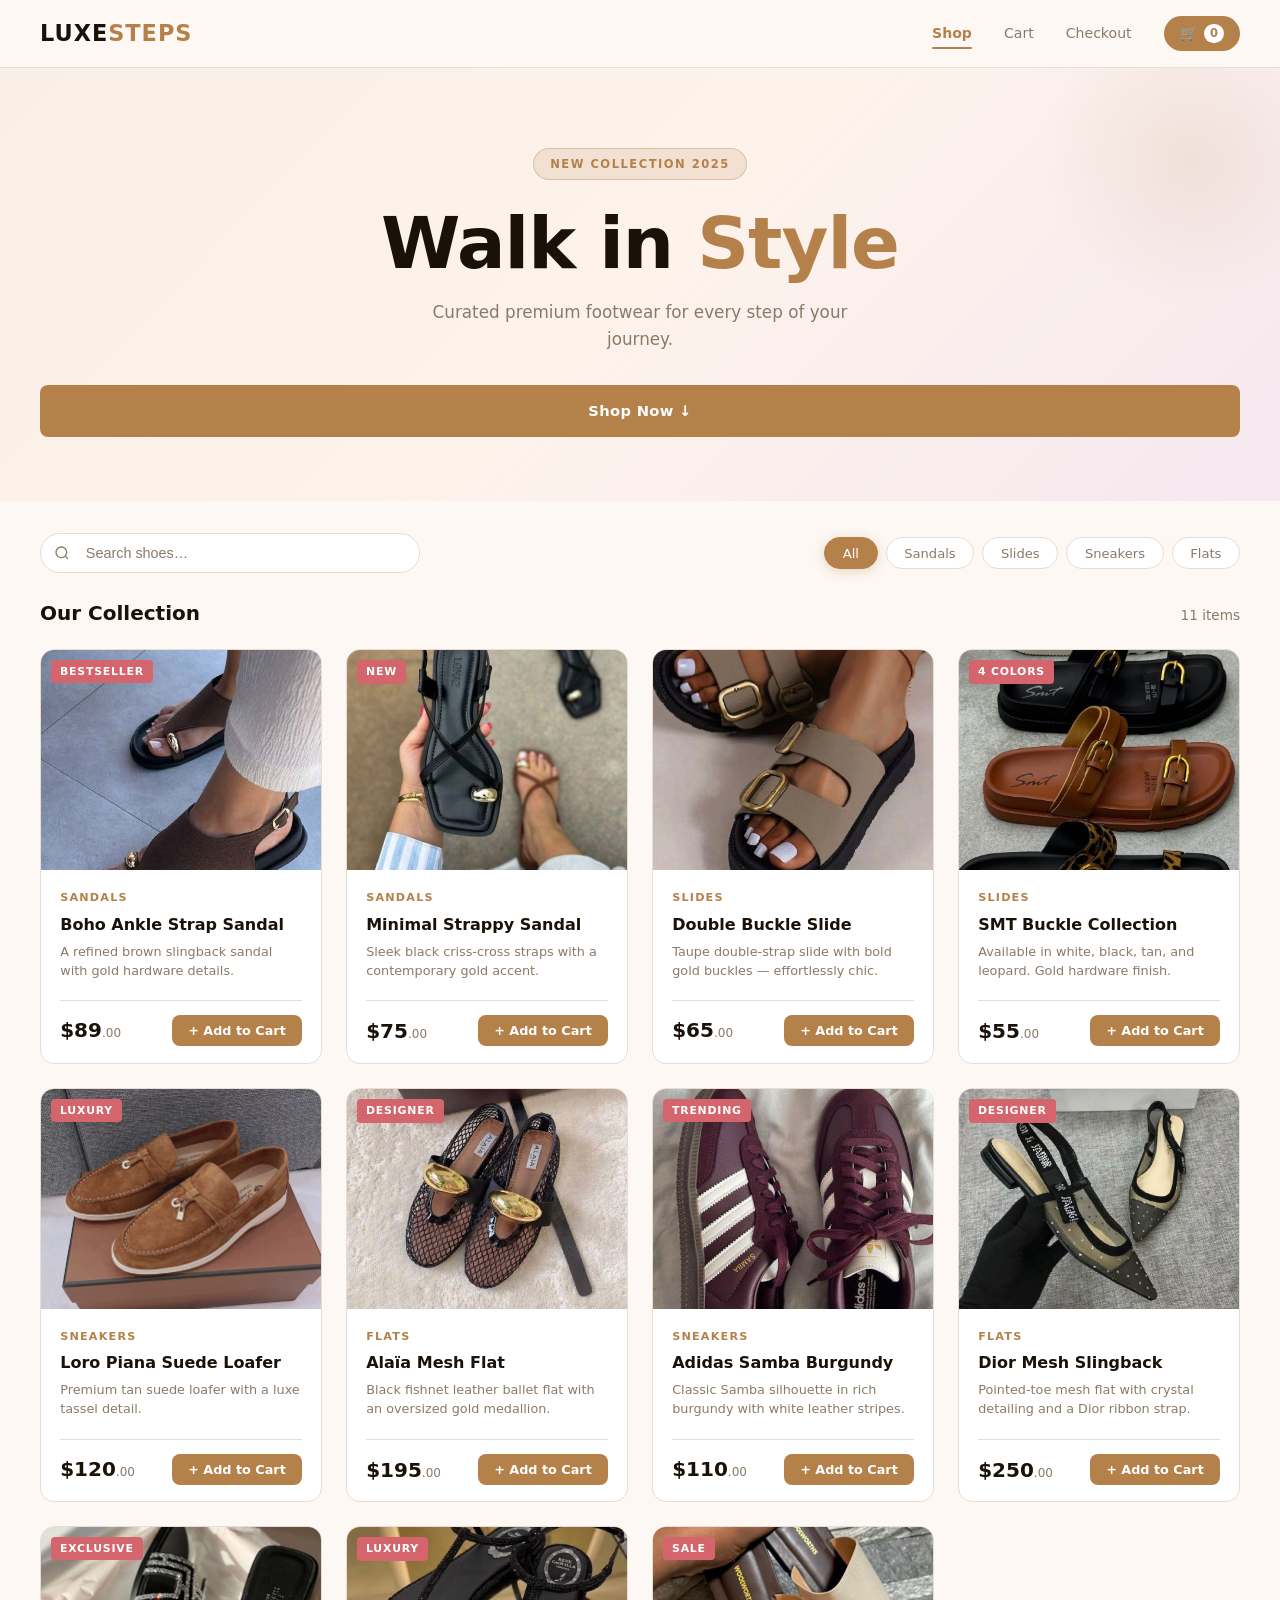
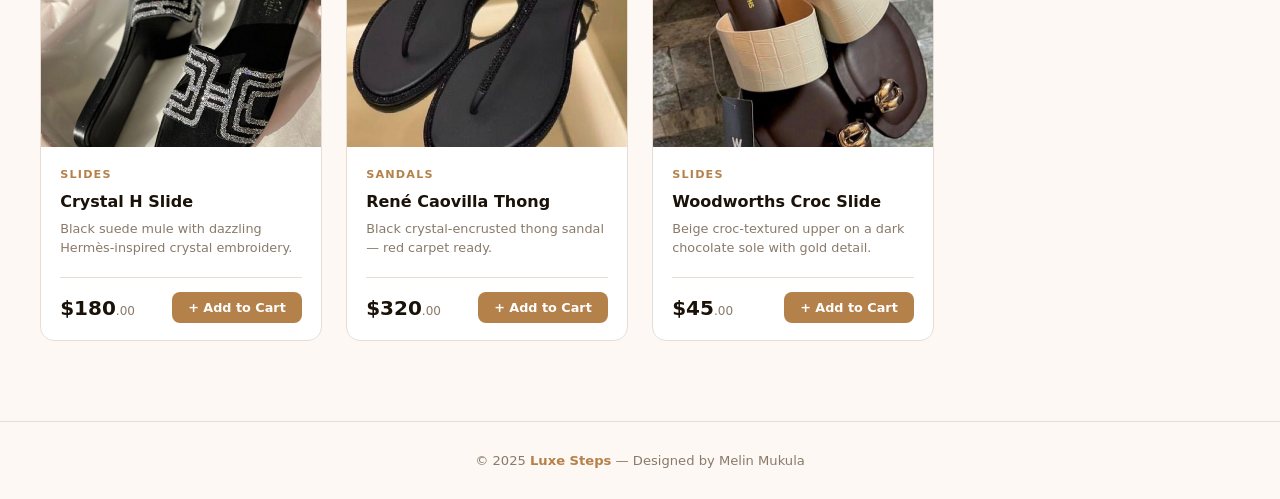
<file: index.html>
<!DOCTYPE html>
<html lang="en">
<head>
  <meta charset="UTF-8" />
  <meta name="viewport" content="width=device-width, initial-scale=1.0" />
  <title>Luxe Steps — Premium Footwear</title>
  <link rel="stylesheet" href="css/style.css" />
</head>
<body>

  <!-- ===== NAVBAR ===== -->
  <nav class="navbar">
    <a href="index.html" class="nav-logo">LUXE<span>STEPS</span></a>
    <div class="nav-links">
      <a href="index.html" class="active">Shop</a>
      <a href="cart.html">Cart</a>
      <a href="checkout.html">Checkout</a>
      <a href="cart.html" class="cart-pill" id="cart-pill">
        🛒 <span id="cart-count">0</span>
      </a>
    </div>
  </nav>

  <!-- ===== HERO ===== -->
  <section class="hero">
    <div class="hero-inner">
      <span class="hero-badge">New Collection 2025</span>
      <h1>Walk in <span>Style</span></h1>
      <p>Curated premium footwear for every step of your journey.</p>
      <a href="#products" class="btn-primary hero-cta">Shop Now &darr;</a>
    </div>
  </section>

  <!-- ===== CONTROLS: Search + Filter ===== -->
  <section class="controls" id="products">

    <!-- Search Bar -->
    <div class="search-wrapper">
      <svg width="16" height="16" viewBox="0 0 24 24" fill="none" stroke="currentColor" stroke-width="2">
        <circle cx="11" cy="11" r="8"/><line x1="21" y1="21" x2="16.65" y2="16.65"/>
      </svg>
      <input
        type="text"
        id="search-input"
        placeholder="Search shoes…"
        autocomplete="off"
      />
    </div>

    <!-- Category Filter Tabs -->
    <div class="filter-tabs">
      <button class="filter-btn active" data-category="all">All</button>
      <button class="filter-btn" data-category="Sandals">Sandals</button>
      <button class="filter-btn" data-category="Slides">Slides</button>
      <button class="filter-btn" data-category="Sneakers">Sneakers</button>
      <button class="filter-btn" data-category="Flats">Flats</button>
    </div>

  </section>

  <!-- ===== PRODUCT GRID ===== -->
  <section class="section-header">
    <h2>Our Collection</h2>
    <span id="product-count"></span>
  </section>

  <div id="product-grid"></div>

  <!-- ===== FOOTER ===== -->
  <footer>
    <p>&copy; 2025 <span>Luxe Steps</span> &mdash; Designed by Melin Mukula</p>
  </footer>

  <!-- ===== TOAST CONTAINER ===== -->
  <div class="toast-container" id="toast-container"></div>

  <script src="js/script.js"></script>
</body>
</html>
</file>
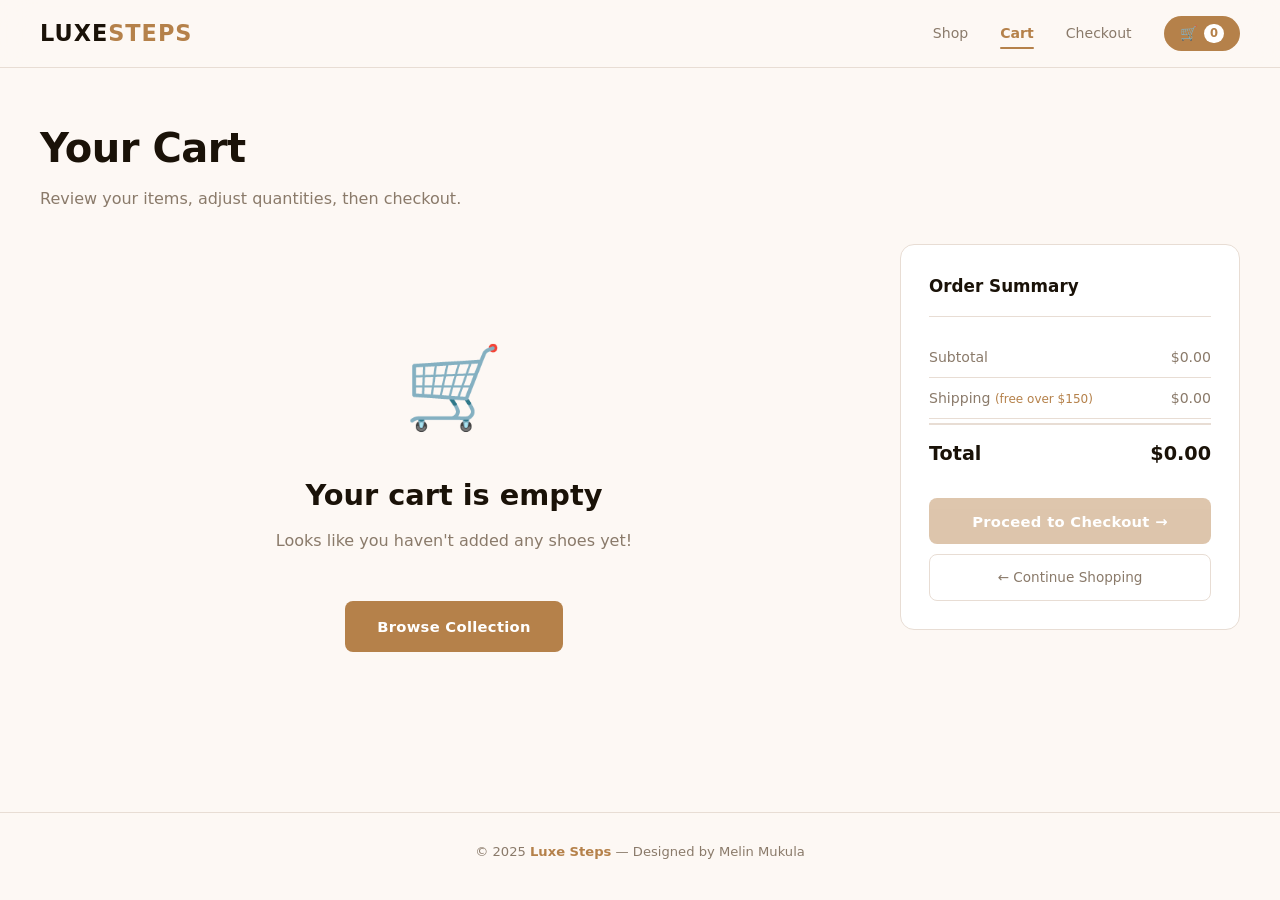
<file: cart.html>
<!DOCTYPE html>
<html lang="en">
<head>
  <meta charset="UTF-8" />
  <meta name="viewport" content="width=device-width, initial-scale=1.0" />
  <title>Your Cart — Luxe Steps</title>
  <link rel="stylesheet" href="css/style.css" />
</head>
<body>

  <!-- ===== NAVBAR ===== -->
  <nav class="navbar">
    <a href="index.html" class="nav-logo">LUXE<span>STEPS</span></a>
    <div class="nav-links">
      <a href="index.html">Shop</a>
      <a href="cart.html" class="active">Cart</a>
      <a href="checkout.html">Checkout</a>
      <a href="cart.html" class="cart-pill" id="cart-pill">
        🛒 <span id="cart-count">0</span>
      </a>
    </div>
  </nav>

  <!-- ===== PAGE HEADER ===== -->
  <div class="page-header">
    <h1>Your Cart</h1>
    <p>Review your items, adjust quantities, then checkout.</p>
  </div>

  <!-- ===== CART LAYOUT ===== -->
  <div class="cart-layout">

    <!-- Cart items — filled dynamically by JavaScript -->
    <div id="cart-items" class="cart-items-container" aria-live="polite"></div>

    <!-- Order Summary Panel -->
    <aside class="order-summary">
      <h3>Order Summary</h3>
      <div class="summary-row">
        <span>Subtotal</span>
        <span id="summary-subtotal">$0.00</span>
      </div>
      <div class="summary-row">
        <span>Shipping <small>(free over $150)</small></span>
        <span id="summary-shipping">$0.00</span>
      </div>
      <div class="summary-row total-row">
        <span>Total</span>
        <span id="summary-total">$0.00</span>
      </div>
      <button id="checkout-btn" class="btn-primary" disabled
        onclick="window.location.href='checkout.html'">
        Proceed to Checkout &rarr;
      </button>
      <a href="index.html" class="btn-secondary">&larr; Continue Shopping</a>
    </aside>

  </div>

  <!-- ===== FOOTER ===== -->
  <footer>
    <p>&copy; 2025 <span>Luxe Steps</span> &mdash; Designed by Melin Mukula</p>
  </footer>

  <!-- ===== TOAST CONTAINER ===== -->
  <div class="toast-container" id="toast-container"></div>

  <script src="js/script.js"></script>
</body>
</html>
</file>
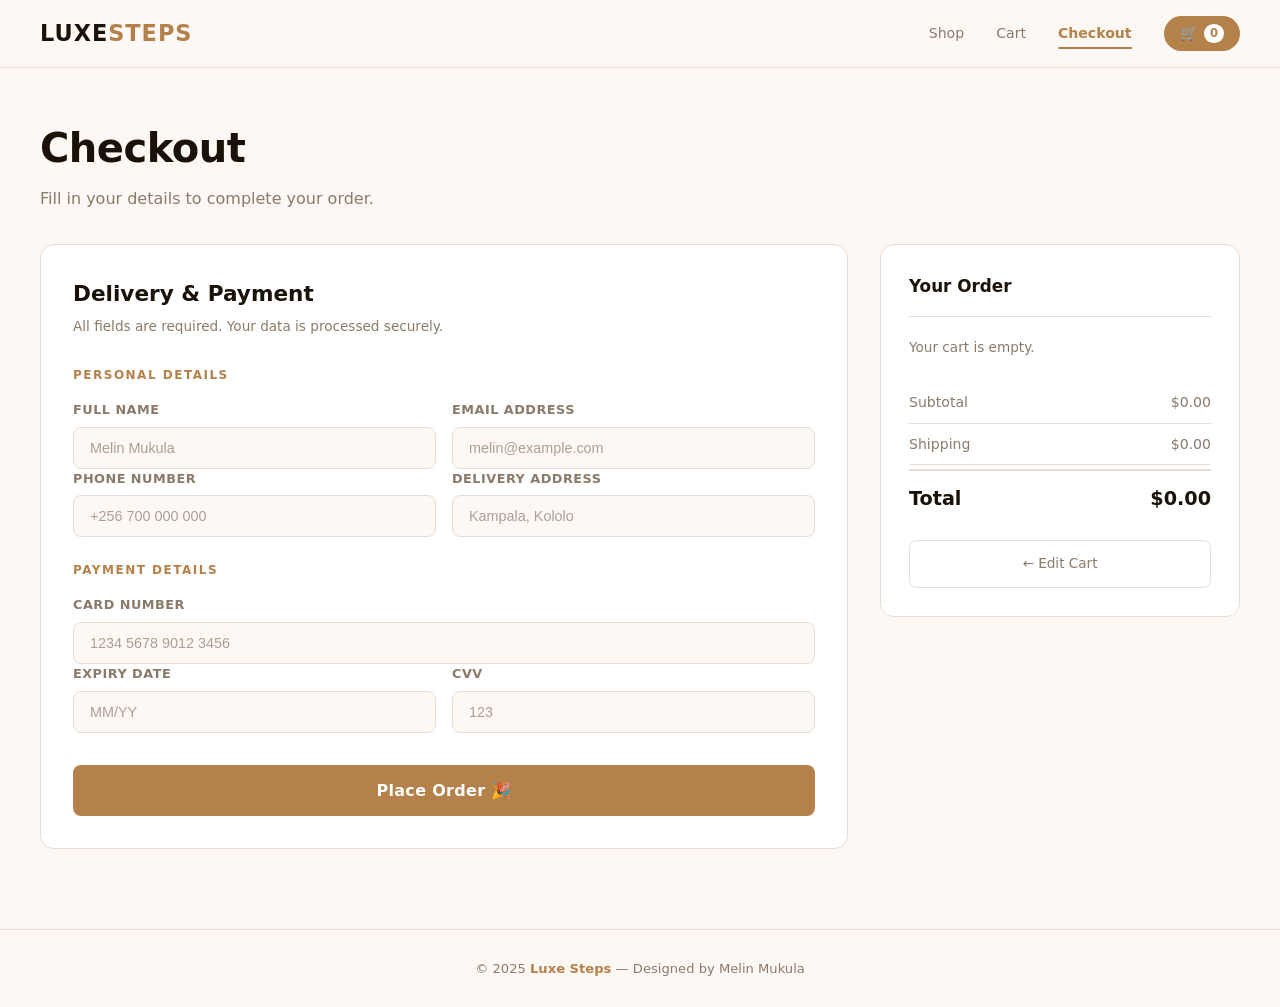
<file: checkout.html>
<!DOCTYPE html>
<html lang="en">
<head>
  <meta charset="UTF-8" />
  <meta name="viewport" content="width=device-width, initial-scale=1.0" />
  <title>Checkout — Luxe Steps</title>
  <link rel="stylesheet" href="css/style.css" />
</head>
<body>

  <!-- ===== NAVBAR ===== -->
  <nav class="navbar">
    <a href="index.html" class="nav-logo">LUXE<span>STEPS</span></a>
    <div class="nav-links">
      <a href="index.html">Shop</a>
      <a href="cart.html">Cart</a>
      <a href="checkout.html" class="active">Checkout</a>
      <a href="cart.html" class="cart-pill" id="cart-pill">
        🛒 <span id="cart-count">0</span>
      </a>
    </div>
  </nav>

  <!-- ===== PAGE HEADER ===== -->
  <div class="page-header">
    <h1>Checkout</h1>
    <p>Fill in your details to complete your order.</p>
  </div>

  <!-- ===== CHECKOUT LAYOUT ===== -->
  <div class="checkout-layout">

    <!-- ===== FORM ===== -->
    <div class="checkout-form-card">
      <h2>Delivery &amp; Payment</h2>
      <p class="form-subtitle">All fields are required. Your data is processed securely.</p>

      <form id="checkout-form" novalidate>

        <!-- PERSONAL DETAILS -->
        <p class="form-section-title">Personal Details</p>

        <div class="form-row">
          <div class="form-group" id="group-name">
            <label for="name">Full Name</label>
            <input type="text" id="name" placeholder="Melin Mukula" autocomplete="name" />
            <span class="error-msg">Please enter your full name (min 3 characters).</span>
          </div>
          <div class="form-group" id="group-email">
            <label for="email">Email Address</label>
            <input type="email" id="email" placeholder="melin@example.com" autocomplete="email" />
            <span class="error-msg">Please enter a valid email address.</span>
          </div>
        </div>

        <div class="form-row">
          <div class="form-group" id="group-phone">
            <label for="phone">Phone Number</label>
            <input type="tel" id="phone" placeholder="+256 700 000 000" autocomplete="tel" />
            <span class="error-msg">Please enter a valid phone number (7–15 digits).</span>
          </div>
          <div class="form-group" id="group-address">
            <label for="address">Delivery Address</label>
            <input type="text" id="address" placeholder="Kampala, Kololo" autocomplete="street-address" />
            <span class="error-msg">Please enter your delivery address (min 5 characters).</span>
          </div>
        </div>

        <!-- PAYMENT DETAILS -->
        <p class="form-section-title">Payment Details</p>

        <div class="form-group" id="group-card">
          <label for="card-number">Card Number</label>
          <input type="text" id="card-number" placeholder="1234 5678 9012 3456" maxlength="19" autocomplete="cc-number" />
          <span class="error-msg">Please enter a valid 16-digit card number.</span>
        </div>

        <div class="form-row">
          <div class="form-group" id="group-expiry">
            <label for="expiry">Expiry Date</label>
            <input type="text" id="expiry" placeholder="MM/YY" maxlength="5" autocomplete="cc-exp" />
            <span class="error-msg">Please enter a valid expiry date (MM/YY).</span>
          </div>
          <div class="form-group" id="group-cvv">
            <label for="cvv">CVV</label>
            <input type="text" id="cvv" placeholder="123" maxlength="4" autocomplete="cc-csc" />
            <span class="error-msg">Please enter a valid CVV (3–4 digits).</span>
          </div>
        </div>

        <button type="submit" class="btn-primary submit-btn">
          Place Order 🎉
        </button>

      </form>
    </div>

    <!-- ===== ORDER SUMMARY ===== -->
    <aside class="order-summary">
      <h3>Your Order</h3>
      <!-- Populated dynamically by JavaScript -->
      <div id="checkout-items" class="checkout-items-list" aria-live="polite"></div>
      <div class="summary-row">
        <span>Subtotal</span>
        <span id="checkout-subtotal">$0.00</span>
      </div>
      <div class="summary-row">
        <span>Shipping</span>
        <span id="checkout-shipping">$0.00</span>
      </div>
      <div class="summary-row total-row">
        <span>Total</span>
        <span id="checkout-total">$0.00</span>
      </div>
      <a href="cart.html" class="btn-secondary" style="margin-top:1rem">&larr; Edit Cart</a>
    </aside>

  </div>

  <!-- ===== SUCCESS OVERLAY ===== -->
  <div id="success-overlay" class="success-overlay" style="display:none"
       role="dialog" aria-modal="true">
    <div class="success-icon">🎊</div>
    <h2>Order Confirmed!</h2>
    <p>Thank you! Your shoes are on their way. We'll send a confirmation to your email.</p>
    <button id="continue-btn" class="btn-primary" style="width:auto;padding:.85rem 2.5rem">
      Continue Shopping
    </button>
  </div>

  <!-- ===== FOOTER ===== -->
  <footer>
    <p>&copy; 2025 <span>Luxe Steps</span> &mdash; Designed by Melin Mukula</p>
  </footer>

  <!-- ===== TOAST CONTAINER ===== -->
  <div class="toast-container" id="toast-container"></div>

  <script src="js/script.js"></script>
</body>
</html>
</file>
<file: css/style.css>
/* ============================================================
   LUXE STEPS — Style Sheet
   ============================================================ */

/* ---------- Design Tokens ---------- */
:root {
  --bg:         #fdf8f4;          /* warm cream */
  --surface:    #ffffff;
  --surface2:   #f5ede4;          /* blush tint */
  --border:     #e8ddd4;
  --accent:     #b5814a;          /* rose-gold / caramel */
  --accent-dk:  #8c5e2e;
  --accent-lt:  rgba(181, 129, 74, 0.15);
  --pink:       #d4656d;          /* dusty rose */
  --text:       #1a1208;          /* near-black, warm */
  --text-muted: #8a7a6a;
  --success:    #3a9e6e;
  --danger:     #c0392b;
  --warning:    #e67e22;
  --radius:     14px;
  --radius-sm:  8px;
  --shadow:     0 4px 20px rgba(0,0,0,0.08);
  --shadow-lg:  0 8px 40px rgba(0,0,0,0.12);
  --transition: 0.22s cubic-bezier(0.4, 0, 0.2, 1);
}

/* ---------- Reset ---------- */
*, *::before, *::after { box-sizing: border-box; margin: 0; padding: 0; }
html { scroll-behavior: smooth; }
body {
  background: var(--bg);
  color: var(--text);
  font-family: 'Segoe UI', system-ui, -apple-system, sans-serif;
  font-size: 16px;
  line-height: 1.6;
  min-height: 100vh;
}
a { text-decoration: none; color: inherit; }
button { cursor: pointer; font-family: inherit; }
img { max-width: 100%; display: block; object-fit: cover; }
ul { list-style: none; }

/* ---------- Scrollbar ---------- */
::-webkit-scrollbar { width: 6px; }
::-webkit-scrollbar-track { background: var(--bg); }
::-webkit-scrollbar-thumb { background: var(--accent); border-radius: 99px; }

/* ============================================================
   NAVBAR
   ============================================================ */
.navbar {
  position: sticky;
  top: 0;
  z-index: 200;
  display: flex;
  align-items: center;
  justify-content: space-between;
  padding: 0 2.5rem;
  height: 68px;
  background: rgba(253, 248, 244, 0.92);
  backdrop-filter: blur(16px);
  border-bottom: 1px solid var(--border);
}

.nav-logo {
  font-size: 1.4rem;
  font-weight: 800;
  letter-spacing: 1px;
  color: var(--text);
}
.nav-logo span { color: var(--accent); }

.nav-links {
  display: flex;
  gap: 2rem;
  align-items: center;
}
.nav-links a {
  font-size: 0.88rem;
  font-weight: 500;
  color: var(--text-muted);
  transition: color var(--transition);
  position: relative;
}
.nav-links a:hover { color: var(--text); }
.nav-links a.active { color: var(--accent); font-weight: 600; }
.nav-links a.active::after {
  content: '';
  position: absolute;
  bottom: -4px;
  left: 0; right: 0;
  height: 2px;
  background: var(--accent);
  border-radius: 2px;
}

.cart-pill {
  display: flex;
  align-items: center;
  gap: 0.4rem;
  background: var(--accent);
  color: #fff !important;
  padding: 0.4rem 1rem;
  border-radius: 99px;
  font-size: 0.82rem;
  font-weight: 600;
  transition: background var(--transition), transform var(--transition);
}
.cart-pill:hover { background: var(--accent-dk); transform: scale(1.04); }
.cart-pill::after { display: none !important; }

#cart-count {
  background: #fff;
  color: var(--accent);
  border-radius: 99px;
  padding: 0 6px;
  font-size: 0.72rem;
  font-weight: 700;
  min-width: 18px;
  text-align: center;
}

/* ============================================================
   HERO
   ============================================================ */
.hero {
  background: linear-gradient(135deg, #f9efe6 0%, #fdf3eb 50%, #f5e8f0 100%);
  padding: 5rem 2.5rem 4rem;
  text-align: center;
  position: relative;
  overflow: hidden;
}
.hero::before {
  content: '';
  position: absolute;
  top: -60px; right: -60px;
  width: 300px; height: 300px;
  background: radial-gradient(circle, rgba(181,129,74,0.12) 0%, transparent 70%);
  border-radius: 50%;
}
.hero-inner { position: relative; z-index: 1; }

.hero-badge {
  display: inline-block;
  background: var(--accent-lt);
  border: 1px solid rgba(181,129,74,0.35);
  color: var(--accent);
  font-size: 0.72rem;
  font-weight: 700;
  letter-spacing: 1.5px;
  text-transform: uppercase;
  padding: 0.35rem 1rem;
  border-radius: 99px;
  margin-bottom: 1.5rem;
}

.hero h1 {
  font-size: clamp(2.5rem, 6vw, 4.5rem);
  font-weight: 800;
  line-height: 1.1;
  letter-spacing: -1px;
  margin-bottom: 1rem;
  color: var(--text);
}
.hero h1 span { color: var(--accent); }

.hero p {
  color: var(--text-muted);
  font-size: 1.05rem;
  max-width: 480px;
  margin: 0 auto 2rem;
}

.hero-cta {
  display: inline-flex;
  align-items: center;
  gap: 0.5rem;
  width: auto;
  padding: 0.85rem 2.2rem;
  font-size: 0.95rem;
}

/* ============================================================
   CONTROLS — Search & Filter
   ============================================================ */
.controls {
  display: flex;
  align-items: center;
  justify-content: space-between;
  gap: 1rem;
  padding: 2rem 2.5rem 1.5rem;
  flex-wrap: wrap;
}

.search-wrapper {
  position: relative;
  flex: 1;
  min-width: 220px;
  max-width: 380px;
}
.search-wrapper svg {
  position: absolute;
  left: 14px;
  top: 50%;
  transform: translateY(-50%);
  color: var(--text-muted);
  pointer-events: none;
}
#search-input {
  width: 100%;
  background: var(--surface);
  border: 1px solid var(--border);
  color: var(--text);
  padding: 0.7rem 1rem 0.7rem 2.8rem;
  border-radius: 99px;
  font-size: 0.9rem;
  outline: none;
  transition: border-color var(--transition), box-shadow var(--transition);
}
#search-input::placeholder { color: var(--text-muted); }
#search-input:focus {
  border-color: var(--accent);
  box-shadow: 0 0 0 3px var(--accent-lt);
}

.filter-tabs { display: flex; gap: 0.5rem; flex-wrap: wrap; }
.filter-btn {
  background: var(--surface);
  border: 1px solid var(--border);
  color: var(--text-muted);
  padding: 0.45rem 1.1rem;
  border-radius: 99px;
  font-size: 0.82rem;
  font-weight: 500;
  transition: all var(--transition);
}
.filter-btn:hover { border-color: var(--accent); color: var(--accent); }
.filter-btn.active {
  background: var(--accent);
  border-color: var(--accent);
  color: #fff;
  box-shadow: 0 2px 12px rgba(181,129,74,0.3);
}

/* ============================================================
   PRODUCT GRID
   ============================================================ */
.section-header {
  display: flex;
  align-items: baseline;
  justify-content: space-between;
  padding: 0 2.5rem 1.25rem;
}
.section-header h2 {
  font-size: 1.25rem;
  font-weight: 700;
  color: var(--text);
}
#product-count {
  color: var(--text-muted);
  font-size: 0.85rem;
}

#product-grid {
  display: grid;
  grid-template-columns: repeat(auto-fill, minmax(265px, 1fr));
  gap: 1.5rem;
  padding: 0 2.5rem 5rem;
}

/* Product Card */
.product-card {
  background: var(--surface);
  border: 1px solid var(--border);
  border-radius: var(--radius);
  overflow: hidden;
  display: flex;
  flex-direction: column;
  transition: transform var(--transition), box-shadow var(--transition), border-color var(--transition);
  animation: fadeUp 0.35s ease both;
}
.product-card:hover {
  transform: translateY(-6px);
  box-shadow: var(--shadow-lg);
  border-color: var(--accent);
}
@keyframes fadeUp {
  from { opacity: 0; transform: translateY(20px); }
  to   { opacity: 1; transform: translateY(0);    }
}

.product-img-wrap {
  position: relative;
  height: 220px;
  overflow: hidden;
  background: var(--surface2);
}
.product-img-wrap img {
  width: 100%;
  height: 100%;
  object-fit: cover;
  transition: transform 0.5s ease;
}
.product-card:hover .product-img-wrap img { transform: scale(1.06); }

.product-badge {
  position: absolute;
  top: 10px;
  left: 10px;
  background: var(--pink);
  color: #fff;
  font-size: 0.68rem;
  font-weight: 700;
  letter-spacing: 0.8px;
  text-transform: uppercase;
  padding: 3px 9px;
  border-radius: 4px;
}

.product-info {
  padding: 1.2rem 1.2rem 1rem;
  flex: 1;
  display: flex;
  flex-direction: column;
  gap: 0.4rem;
}
.product-category {
  font-size: 0.7rem;
  font-weight: 600;
  letter-spacing: 1.2px;
  text-transform: uppercase;
  color: var(--accent);
}
.product-name {
  font-size: 1rem;
  font-weight: 700;
  line-height: 1.35;
  color: var(--text);
}
.product-desc {
  font-size: 0.8rem;
  color: var(--text-muted);
  line-height: 1.5;
  flex: 1;
}

.product-footer {
  display: flex;
  align-items: center;
  justify-content: space-between;
  margin-top: 0.85rem;
  padding-top: 0.85rem;
  border-top: 1px solid var(--border);
}
.product-price {
  font-size: 1.25rem;
  font-weight: 800;
  color: var(--text);
}
.product-price small {
  font-size: 0.75rem;
  color: var(--text-muted);
  font-weight: 400;
}

.btn-add {
  background: var(--accent);
  color: #fff;
  border: none;
  padding: 0.5rem 1rem;
  border-radius: var(--radius-sm);
  font-size: 0.8rem;
  font-weight: 600;
  display: flex;
  align-items: center;
  gap: 0.35rem;
  transition: all var(--transition);
}
.btn-add:hover  { background: var(--accent-dk); transform: scale(1.04); }
.btn-add.added  { background: var(--success); }

/* No results */
.no-results {
  grid-column: 1 / -1;
  text-align: center;
  padding: 5rem 2rem;
  color: var(--text-muted);
}
.no-results h3 { font-size: 1.4rem; font-weight: 700; color: var(--text); margin-bottom: 0.5rem; }

/* ============================================================
   PAGE HEADER (cart & checkout pages)
   ============================================================ */
.page-header {
  padding: 3rem 2.5rem 2rem;
}
.page-header h1 {
  font-size: clamp(1.8rem, 4vw, 2.5rem);
  font-weight: 800;
  letter-spacing: -0.5px;
}
.page-header p { color: var(--text-muted); margin-top: 0.4rem; }

/* ============================================================
   CART PAGE
   ============================================================ */
.cart-layout {
  display: grid;
  grid-template-columns: 1fr 340px;
  gap: 2rem;
  padding: 0 2.5rem 5rem;
  align-items: start;
}
@media (max-width: 880px) { .cart-layout { grid-template-columns: 1fr; } }

.cart-items-container { display: flex; flex-direction: column; gap: 1rem; }

/* Cart Item Row */
.cart-item {
  background: var(--surface);
  border: 1px solid var(--border);
  border-radius: var(--radius);
  padding: 1.1rem 1.25rem;
  display: flex;
  align-items: center;
  gap: 1.1rem;
  animation: fadeUp 0.3s ease both;
  transition: border-color var(--transition);
}
.cart-item:hover { border-color: var(--accent); }

.cart-item-img {
  width: 80px;
  height: 80px;
  object-fit: cover;
  border-radius: var(--radius-sm);
  flex-shrink: 0;
  border: 1px solid var(--border);
}

.cart-item-info { flex: 1; }
.cart-item-cat {
  font-size: 0.68rem;
  font-weight: 600;
  letter-spacing: 1px;
  text-transform: uppercase;
  color: var(--accent);
}
.cart-item-name { font-size: 0.95rem; font-weight: 700; margin-top: 2px; }
.cart-item-unit { color: var(--text-muted); font-size: 0.8rem; margin-top: 2px; }

/* Quantity Controls */
.qty-controls {
  display: flex;
  align-items: center;
  gap: 0.45rem;
  background: var(--surface2);
  border: 1px solid var(--border);
  border-radius: 99px;
  padding: 4px 6px;
}
.qty-btn {
  width: 28px; height: 28px;
  border-radius: 50%;
  border: none;
  background: var(--surface);
  color: var(--text);
  font-size: 1rem;
  font-weight: 700;
  display: flex; align-items: center; justify-content: center;
  transition: all var(--transition);
}
.qty-btn:hover { background: var(--accent); color: #fff; }
.qty-num { min-width: 24px; text-align: center; font-weight: 600; font-size: 0.88rem; }

.cart-item-subtotal {
  font-size: 1.05rem;
  font-weight: 800;
  min-width: 75px;
  text-align: right;
  color: var(--text);
}

.btn-remove {
  background: none;
  border: 1px solid var(--border);
  color: var(--text-muted);
  width: 32px; height: 32px;
  border-radius: 50%;
  font-size: 1rem;
  display: flex; align-items: center; justify-content: center;
  transition: all var(--transition);
  flex-shrink: 0;
}
.btn-remove:hover { background: var(--danger); border-color: var(--danger); color: #fff; }

/* Empty cart state */
.empty-cart {
  text-align: center;
  padding: 5rem 2rem;
}
.empty-cart .big-icon { font-size: 5rem; margin-bottom: 1.25rem; }
.empty-cart h2 { font-size: 1.8rem; font-weight: 700; margin-bottom: 0.6rem; }
.empty-cart p { color: var(--text-muted); margin-bottom: 1.75rem; }

/* ============================================================
   ORDER SUMMARY PANEL
   ============================================================ */
.order-summary {
  background: var(--surface);
  border: 1px solid var(--border);
  border-radius: var(--radius);
  padding: 1.75rem;
  position: sticky;
  top: 84px;
}
.order-summary h3 {
  font-size: 1.05rem;
  font-weight: 700;
  margin-bottom: 1.25rem;
  padding-bottom: 1rem;
  border-bottom: 1px solid var(--border);
}

.summary-row {
  display: flex;
  justify-content: space-between;
  align-items: center;
  font-size: 0.88rem;
  padding: 0.55rem 0;
  color: var(--text-muted);
  border-bottom: 1px solid var(--border);
}
.summary-row small { color: var(--accent); font-size: 0.75rem; }
.summary-row:last-of-type { border-bottom: none; }
.summary-row.total-row {
  font-size: 1.2rem;
  font-weight: 800;
  color: var(--text);
  padding-top: 0.85rem;
  margin-top: 0.25rem;
  border-top: 2px solid var(--border);
  border-bottom: none;
}

/* ============================================================
   BUTTONS
   ============================================================ */
.btn-primary {
  display: flex;
  align-items: center;
  justify-content: center;
  gap: 0.5rem;
  width: 100%;
  background: var(--accent);
  color: #fff;
  border: none;
  padding: 0.9rem;
  border-radius: var(--radius-sm);
  font-size: 0.92rem;
  font-weight: 700;
  margin-top: 1.25rem;
  letter-spacing: 0.3px;
  transition: all var(--transition);
}
.btn-primary:hover { background: var(--accent-dk); transform: translateY(-2px); box-shadow: 0 4px 16px rgba(181,129,74,0.35); }
.btn-primary:disabled { opacity: 0.45; cursor: not-allowed; transform: none; box-shadow: none; }

.btn-secondary {
  display: flex;
  align-items: center;
  justify-content: center;
  width: 100%;
  background: none;
  color: var(--text-muted);
  border: 1px solid var(--border);
  padding: 0.75rem;
  border-radius: var(--radius-sm);
  font-size: 0.85rem;
  font-weight: 500;
  margin-top: 0.6rem;
  transition: all var(--transition);
  text-align: center;
}
.btn-secondary:hover { color: var(--text); border-color: var(--text-muted); }

/* ============================================================
   CHECKOUT PAGE
   ============================================================ */
.checkout-layout {
  display: grid;
  grid-template-columns: 1fr 360px;
  gap: 2rem;
  padding: 0 2.5rem 5rem;
  align-items: start;
}
@media (max-width: 900px) { .checkout-layout { grid-template-columns: 1fr; } }

.checkout-form-card {
  background: var(--surface);
  border: 1px solid var(--border);
  border-radius: var(--radius);
  padding: 2rem;
}
.checkout-form-card h2 { font-size: 1.35rem; font-weight: 700; margin-bottom: 0.3rem; }
.form-subtitle { color: var(--text-muted); font-size: 0.85rem; margin-bottom: 1.75rem; }

.form-section-title {
  font-size: 0.75rem;
  font-weight: 700;
  letter-spacing: 1.5px;
  text-transform: uppercase;
  color: var(--accent);
  margin: 1.5rem 0 0.9rem;
}

.form-row { display: grid; grid-template-columns: 1fr 1fr; gap: 1rem; }
@media (max-width: 600px) { .form-row { grid-template-columns: 1fr; } }

.form-group { display: flex; flex-direction: column; gap: 0.4rem; }
.form-group label {
  font-size: 0.8rem;
  font-weight: 600;
  color: var(--text-muted);
  text-transform: uppercase;
  letter-spacing: 0.5px;
}
.form-group input,
.form-group select {
  background: var(--bg);
  border: 1px solid var(--border);
  color: var(--text);
  padding: 0.75rem 1rem;
  border-radius: var(--radius-sm);
  font-size: 0.9rem;
  outline: none;
  transition: border-color var(--transition), box-shadow var(--transition);
}
.form-group input::placeholder { color: var(--text-muted); opacity: 0.7; }
.form-group input:focus,
.form-group select:focus {
  border-color: var(--accent);
  box-shadow: 0 0 0 3px var(--accent-lt);
  background: var(--surface);
}
/* Validation states */
.form-group.error input,
.form-group.error select { border-color: var(--danger); }
.form-group .error-msg { font-size: 0.75rem; color: var(--danger); display: none; }
.form-group.error .error-msg { display: block; }

.submit-btn { margin-top: 2rem; padding: 1rem; font-size: 1rem; }

/* Checkout order mini-list */
.checkout-items-list { display: flex; flex-direction: column; gap: 0.8rem; margin-bottom: 1.5rem; }
.checkout-item {
  display: flex;
  align-items: center;
  gap: 0.75rem;
  font-size: 0.85rem;
}
.checkout-item-img {
  width: 48px; height: 48px;
  object-fit: cover;
  border-radius: var(--radius-sm);
  flex-shrink: 0;
  border: 1px solid var(--border);
}
.checkout-item-details { flex: 1; }
.checkout-item-name { font-weight: 600; font-size: 0.85rem; }
.checkout-item-qty { color: var(--text-muted); font-size: 0.75rem; }
.checkout-item-price { font-weight: 700; font-size: 0.88rem; }

/* ============================================================
   SUCCESS OVERLAY
   ============================================================ */
.success-overlay {
  position: fixed;
  inset: 0;
  background: rgba(253, 248, 244, 0.97);
  z-index: 999;
  display: flex;
  align-items: center;
  justify-content: center;
  flex-direction: column;
  text-align: center;
  padding: 2rem;
  animation: fadeIn 0.4s ease;
}
@keyframes fadeIn { from { opacity: 0; } to { opacity: 1; } }
.success-icon { font-size: 5rem; margin-bottom: 1.25rem; animation: pop 0.5s ease 0.15s both; }
@keyframes pop { from { transform: scale(0); } to { transform: scale(1); } }
.success-overlay h2 { font-size: 2.2rem; font-weight: 800; margin-bottom: 0.75rem; color: var(--text); }
.success-overlay p { color: var(--text-muted); max-width: 380px; margin: 0 auto 2rem; }

/* ============================================================
   TOAST NOTIFICATIONS
   ============================================================ */
.toast-container {
  position: fixed;
  bottom: 1.75rem;
  right: 1.75rem;
  z-index: 9999;
  display: flex;
  flex-direction: column;
  gap: 0.6rem;
}
.toast {
  background: var(--surface);
  border: 1px solid var(--border);
  border-left: 4px solid var(--accent);
  padding: 0.85rem 1.2rem;
  border-radius: var(--radius-sm);
  font-size: 0.85rem;
  max-width: 300px;
  box-shadow: var(--shadow-lg);
  animation: slideIn 0.3s ease, fadeOut 0.4s ease 3s forwards;
  display: flex;
  align-items: center;
  gap: 0.5rem;
}
.toast.success { border-left-color: var(--success); }
.toast.error   { border-left-color: var(--danger);  }
.toast.warning { border-left-color: var(--warning); }
@keyframes slideIn { from { opacity: 0; transform: translateX(30px); } to { opacity: 1; transform: translateX(0); } }
@keyframes fadeOut { to { opacity: 0; transform: translateX(30px); } }

/* ============================================================
   FOOTER
   ============================================================ */
footer {
  border-top: 1px solid var(--border);
  padding: 1.75rem 2.5rem;
  text-align: center;
  color: var(--text-muted);
  font-size: 0.82rem;
}
footer span { color: var(--accent); font-weight: 700; }

/* ============================================================
   RESPONSIVE
   ============================================================ */
@media (max-width: 700px) {
  .navbar { padding: 0 1rem; }
  .hero { padding: 3rem 1rem 2.5rem; }
  .controls, .section-header, #product-grid { padding-left: 1rem; padding-right: 1rem; }
  .cart-layout, .checkout-layout { padding: 0 1rem 4rem; }
  .page-header { padding: 2rem 1rem 1.5rem; }
  .cart-item { flex-wrap: wrap; }
  .cart-item-subtotal { text-align: left; }
  .nav-links a:not(.cart-pill) { display: none; }
}
@media (max-width: 480px) {
  .controls { flex-direction: column; align-items: stretch; }
  .search-wrapper { max-width: 100%; }
}
</file>
